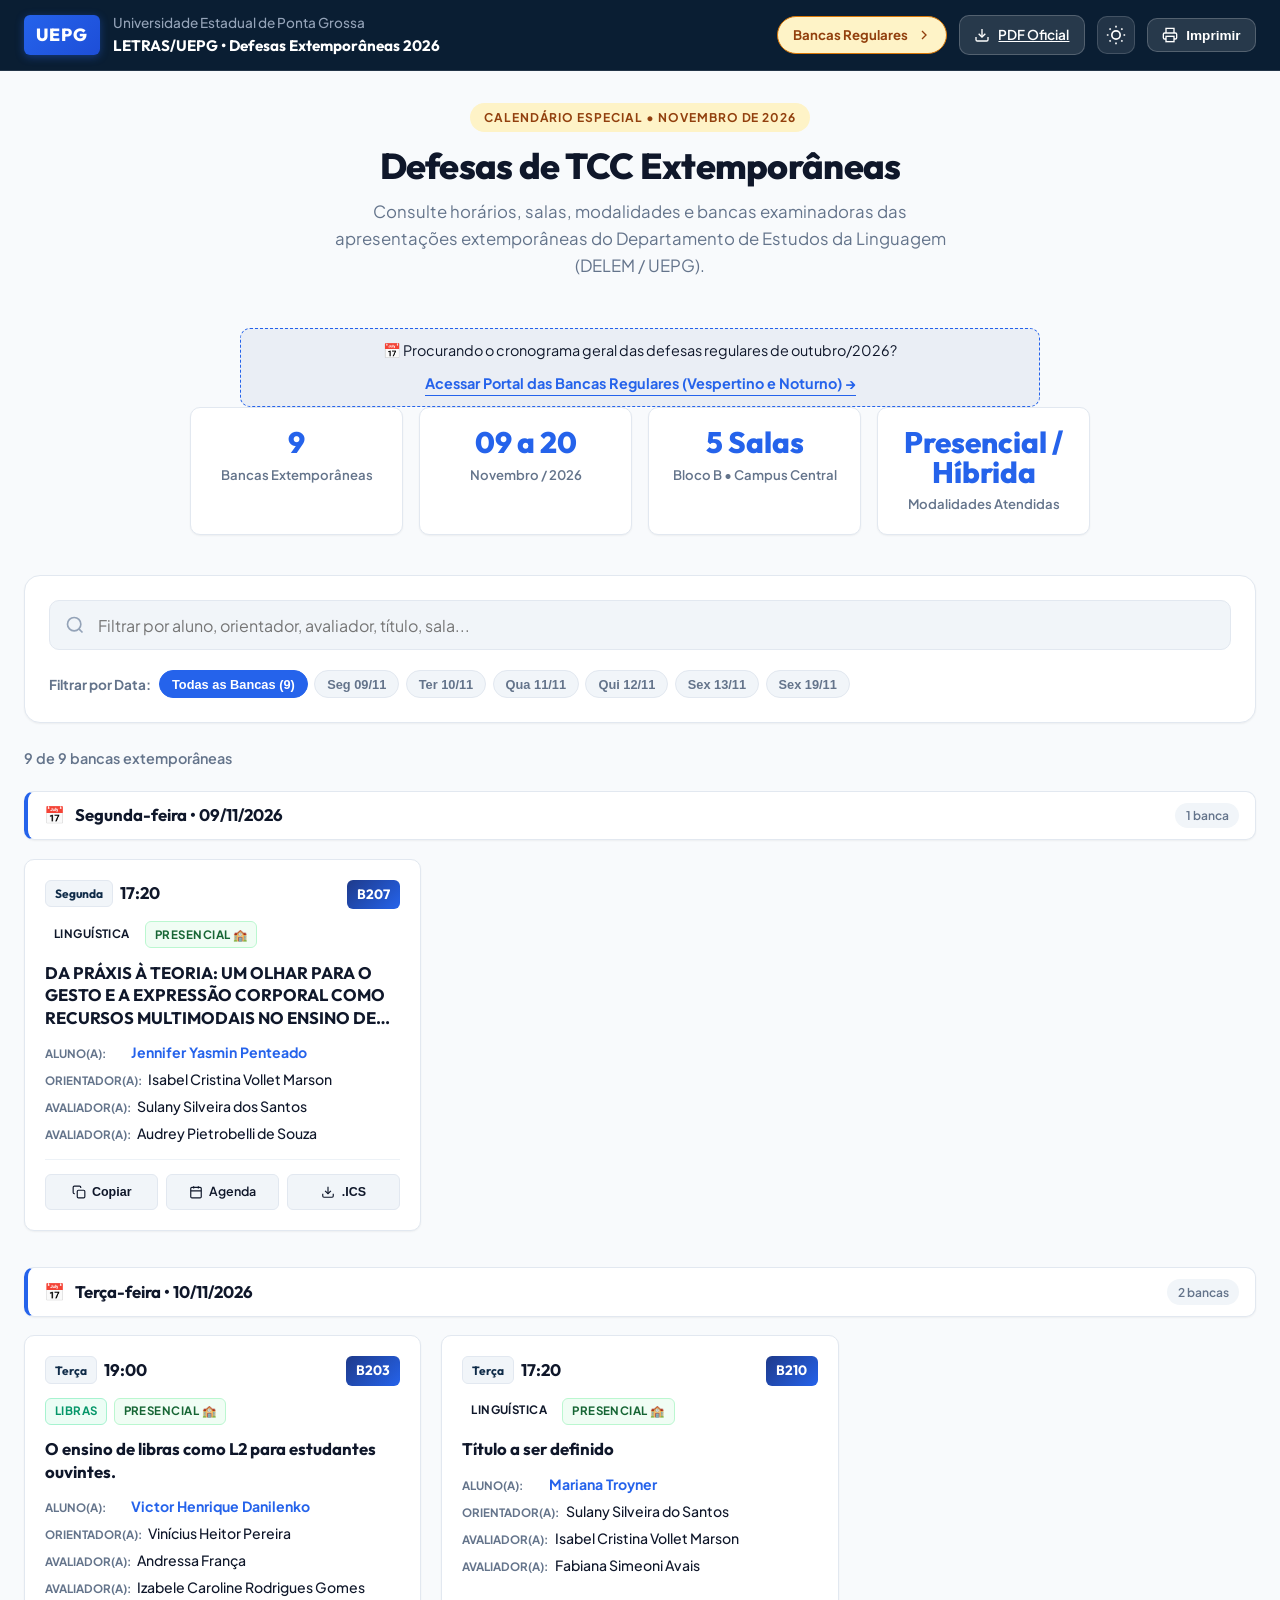
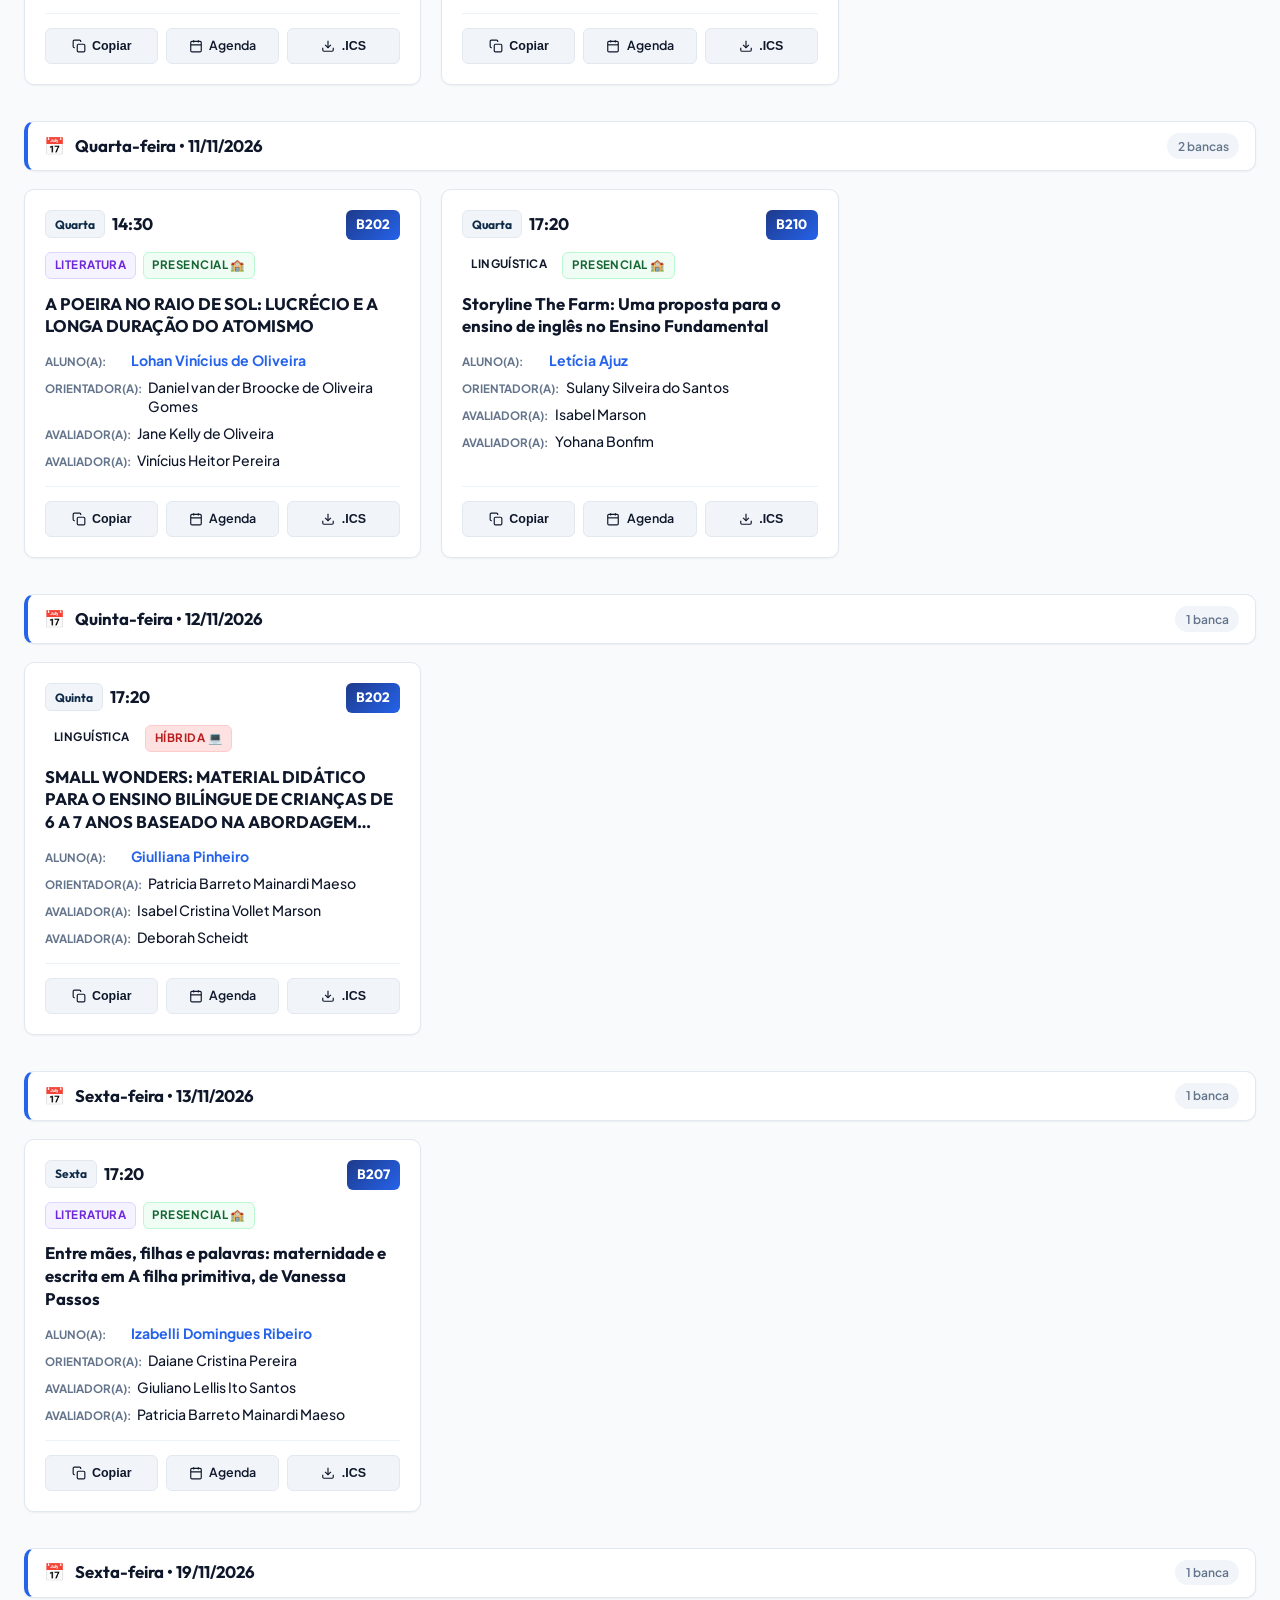
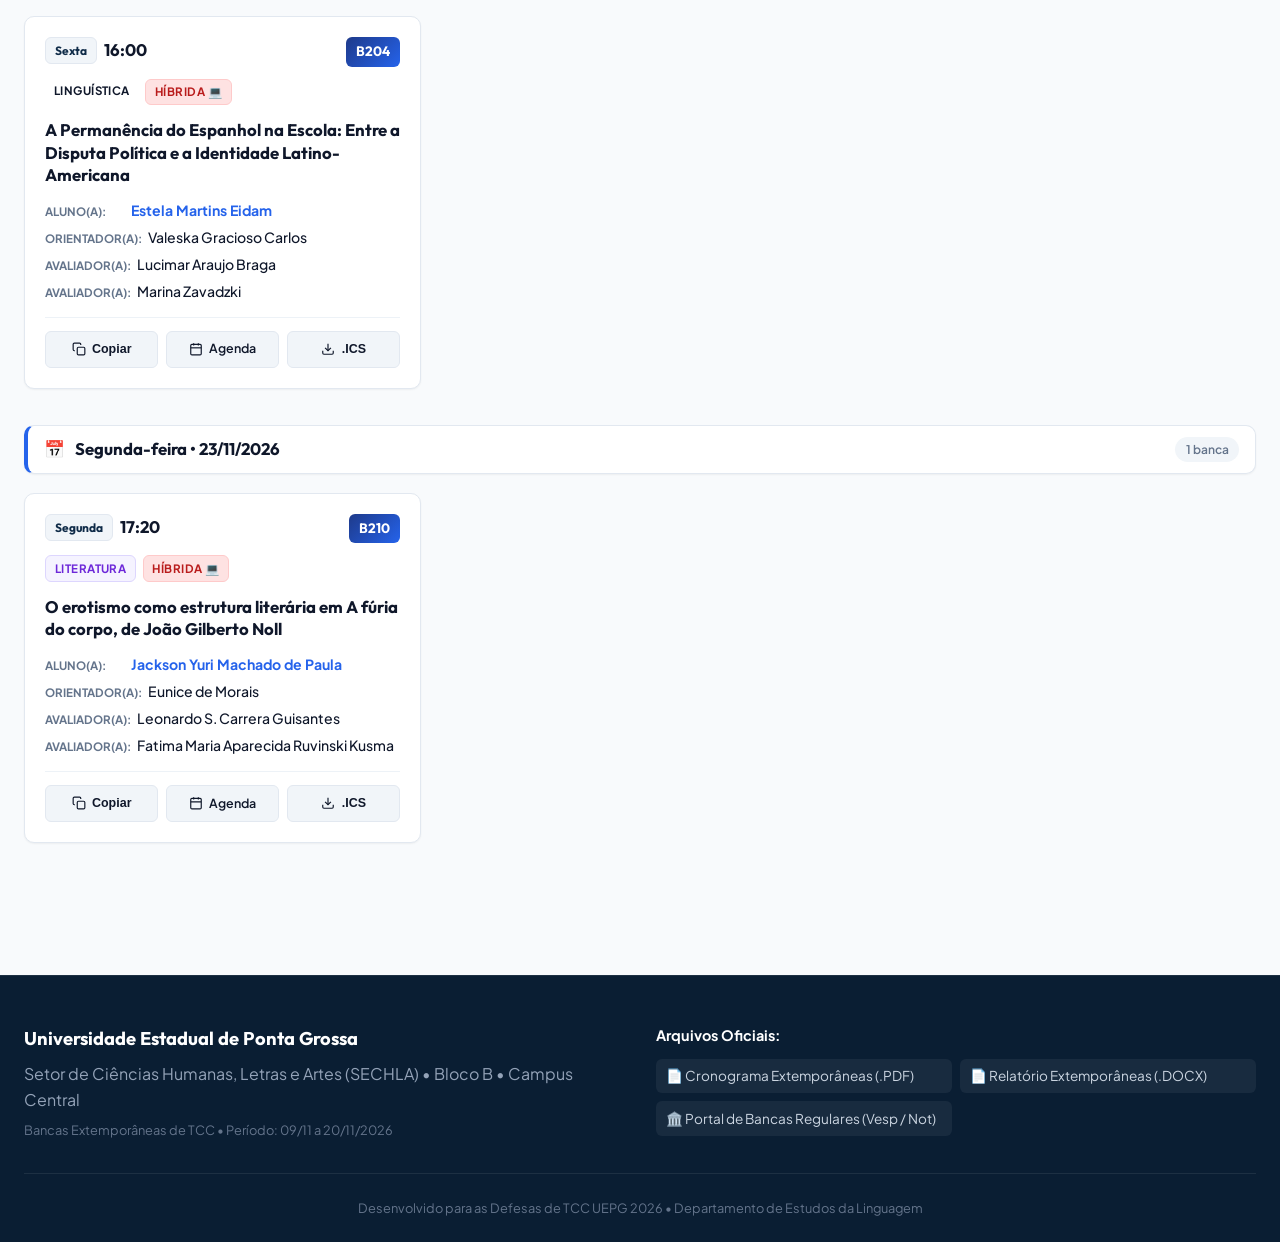
<file: index.html>
<!DOCTYPE html>
<html lang="pt-BR">

<head>
  <meta charset="UTF-8">
  <meta name="viewport" content="width=device-width, initial-scale=1.0">
  <title>DEFESAS EXTEMPORÂNEAS DE TCC - 2026 • LETRAS UEPG</title>
  <meta name="description"
    content="Portal de consulta das bancas extemporâneas, horários e salas das defesas de TCC 2026 do Departamento de Estudos da Linguagem (DELEM) da UEPG.">
  <meta name="theme-color" content="#0f2b48">

  <!-- Google Fonts -->
  <link rel="preconnect" href="https://fonts.googleapis.com">
  <link rel="preconnect" href="https://fonts.gstatic.com" crossorigin>
  <link
    href="https://fonts.googleapis.com/css2?family=Outfit:wght@500;600;700;800&family=Plus+Jakarta+Sans:wght@400;500;600;700&display=swap"
    rel="stylesheet">

  <link rel="stylesheet" href="style.css">
</head>

<body>
  <!-- Header Institucional -->
  <header class="top-nav">
    <div class="nav-container">
      <div class="brand-group">
        <div class="brand-badge">UEPG</div>
        <div class="brand-text">
          <span class="univ-name">Universidade Estadual de Ponta Grossa</span>
          <span class="dept-name">LETRAS/UEPG • Defesas Extemporâneas 2026</span>
        </div>
      </div>
      <div class="nav-actions">
        <a href="./regulares/index.html" class="btn-portal-link"
          title="Acessar cronograma das defesas regulares de outubro/2026">
          <span>Bancas Regulares</span>
          <svg viewBox="0 0 24 24" width="16" height="16" fill="none" stroke="currentColor" stroke-width="2">
            <polyline points="9 18 15 12 9 6"></polyline>
          </svg>
        </a>
        <a href="Cronograma_TCC_EXTEMPORANEAS_2026.pdf" download class="btn-secondary"
          title="Baixar PDF do Cronograma Extemporâneo">
          <svg viewBox="0 0 24 24" width="16" height="16" fill="none" stroke="currentColor" stroke-width="2">
            <path d="M21 15v4a2 2 0 0 1-2 2H5a2 2 0 0 1-2-2v-4" />
            <polyline points="7 10 12 15 17 10" />
            <line x1="12" y1="15" x2="12" y2="3" />
          </svg>
          <span>PDF Oficial</span>
        </a>
        <button id="themeToggle" class="btn-icon" title="Alternar tema claro/escuro" aria-label="Alternar tema">
          <svg class="sun-icon" viewBox="0 0 24 24" width="20" height="20" fill="none" stroke="currentColor"
            stroke-width="2">
            <circle cx="12" cy="12" r="5" />
            <path
              d="M12 1v2M12 21v2M4.22 4.22l1.42 1.42M18.36 18.36l1.42 1.42M1 12h2M21 12h2M4.22 19.78l1.42-1.42M18.36 5.64l1.42-1.42" />
          </svg>
          <svg class="moon-icon" viewBox="0 0 24 24" width="20" height="20" fill="none" stroke="currentColor"
            stroke-width="2">
            <path d="M21 12.79A9 9 0 1 1 11.21 3 7 7 0 0 0 21 12.79z" />
          </svg>
        </button>
        <button id="printBtn" class="btn-secondary" title="Imprimir cronograma">
          <svg viewBox="0 0 24 24" width="16" height="16" fill="none" stroke="currentColor" stroke-width="2">
            <polyline points="6 9 6 2 18 2 18 9" />
            <path d="M6 18H4a2 2 0 0 1-2-2v-5a2 2 0 0 1 2-2h16a2 2 0 0 1 2 2v5a2 2 0 0 1-2 2h-2" />
            <rect x="6" y="14" width="12" height="8" />
          </svg>
          <span>Imprimir</span>
        </button>
      </div>
    </div>
  </header>

  <!-- Hero Section & Stats -->
  <main class="main-content">
    <section class="hero-section">
      <div class="hero-tag">Calendário Especial • Novembro de 2026</div>
      <h1 class="hero-title">Defesas de TCC Extemporâneas</h1>
      <p class="hero-desc">Consulte horários, salas, modalidades e bancas examinadoras das apresentações extemporâneas
        do Departamento de Estudos da Linguagem (DELEM / UEPG).
      </p>

      <div class="banner-highlight">
        <span>📅 Procurando o cronograma geral das defesas regulares de outubro/2026?</span>
        <a href="./regulares/index.html" class="banner-link">Acessar Portal das Bancas Regulares (Vespertino e Noturno)
          →</a>
      </div>

      <!-- Métricas em destaque -->
      <div class="stats-grid">
        <div class="stat-card">
          <div class="stat-value">9</div>
          <div class="stat-label">Bancas Extemporâneas</div>
        </div>
        <div class="stat-card">
          <div class="stat-value">09 a 20</div>
          <div class="stat-label">Novembro / 2026</div>
        </div>
        <div class="stat-card">
          <div class="stat-value">5 Salas</div>
          <div class="stat-label">Bloco B • Campus Central</div>
        </div>
        <div class="stat-card">
          <div class="stat-value">Presencial / Híbrida</div>
          <div class="stat-label">Modalidades Atendidas</div>
        </div>
      </div>
    </section>

    <!-- Controles de Busca e Filtros por Dia -->
    <section class="controls-panel">
      <!-- Barra de Busca Rápida -->
      <div class="search-box">
        <svg class="search-icon" viewBox="0 0 24 24" width="20" height="20" fill="none" stroke="currentColor"
          stroke-width="2">
          <circle cx="11" cy="11" r="8" />
          <line x1="21" y1="21" x2="16.65" y2="16.65" />
        </svg>
        <input type="text" id="searchInput" placeholder="Filtrar por aluno, orientador, avaliador, título, sala..."
          autocomplete="off">
        <button id="clearSearch" class="btn-clear" title="Limpar busca" style="display: none;">&times;</button>
      </div>

      <!-- Filtro Rápido por Dia (Chips) -->
      <div class="filter-row">
        <div class="filter-group">
          <span class="filter-title">Filtrar por Data:</span>
          <div class="chip-container" id="dayFilter">
            <button class="chip active" data-filter="dia" data-value="all">Todas as Bancas (9)</button>
            <button class="chip" data-filter="dia" data-value="2026-11-09">Seg 09/11</button>
            <button class="chip" data-filter="dia" data-value="2026-11-10">Ter 10/11</button>
            <button class="chip" data-filter="dia" data-value="2026-11-11">Qua 11/11</button>
            <button class="chip" data-filter="dia" data-value="2026-11-12">Qui 12/11</button>
            <button class="chip" data-filter="dia" data-value="2026-11-13">Sex 13/11</button>
            <button class="chip" data-filter="dia" data-value="2026-11-19">Sex 19/11</button>
          </div>
        </div>
      </div>
    </section>

    <!-- Indicador de Resultados -->
    <div class="results-bar">
      <span id="resultsCount">Carregando bancas extemporâneas...</span>
      <button id="resetFilters" class="btn-text" style="display: none;">Limpar filtros</button>
    </div>

    <!-- Lista de Bancas Agrupadas por Data -->
    <div id="bancasContainer">
      <!-- Renderizado dinamicamente via extemporaneas_app.js -->
    </div>

    <!-- Toast Notification -->
    <div id="toast" class="toast" role="alert" aria-live="assertive"></div>
  </main>

  <!-- Rodapé Institucional -->
  <footer class="main-footer">
    <div class="footer-container">
      <div class="footer-info">
        <h3>Universidade Estadual de Ponta Grossa</h3>
        <p>Setor de Ciências Humanas, Letras e Artes (SECHLA) • Bloco B • Campus Central</p>
        <p class="footer-small">Bancas Extemporâneas de TCC • Período: 09/11 a 20/11/2026</p>
      </div>
      <div class="footer-downloads">
        <span class="download-title">Arquivos Oficiais:</span>
        <div class="download-links">
          <a href="Cronograma_TCC_EXTEMPORANEAS_2026.pdf" download class="file-link">📄 Cronograma Extemporâneas
            (.PDF)</a>
          <a href="Relatorio_EXTEMPORANEAS.docx" download class="file-link">📄 Relatório Extemporâneas (.DOCX)</a>
          <a href="./regulares/index.html" class="file-link">🏛️ Portal de Bancas Regulares (Vesp / Not)</a>
        </div>
      </div>
    </div>
    <div class="footer-bottom">
      <p>Desenvolvido para as Defesas de TCC UEPG 2026 • Departamento de Estudos da Linguagem</p>
    </div>
  </footer>

  <!-- Carregamento dos dados -->
  <script src="extemporaneas_data.js"></script>
  <script src="extemporaneas_app.js"></script>
</body>

</html>
</file>
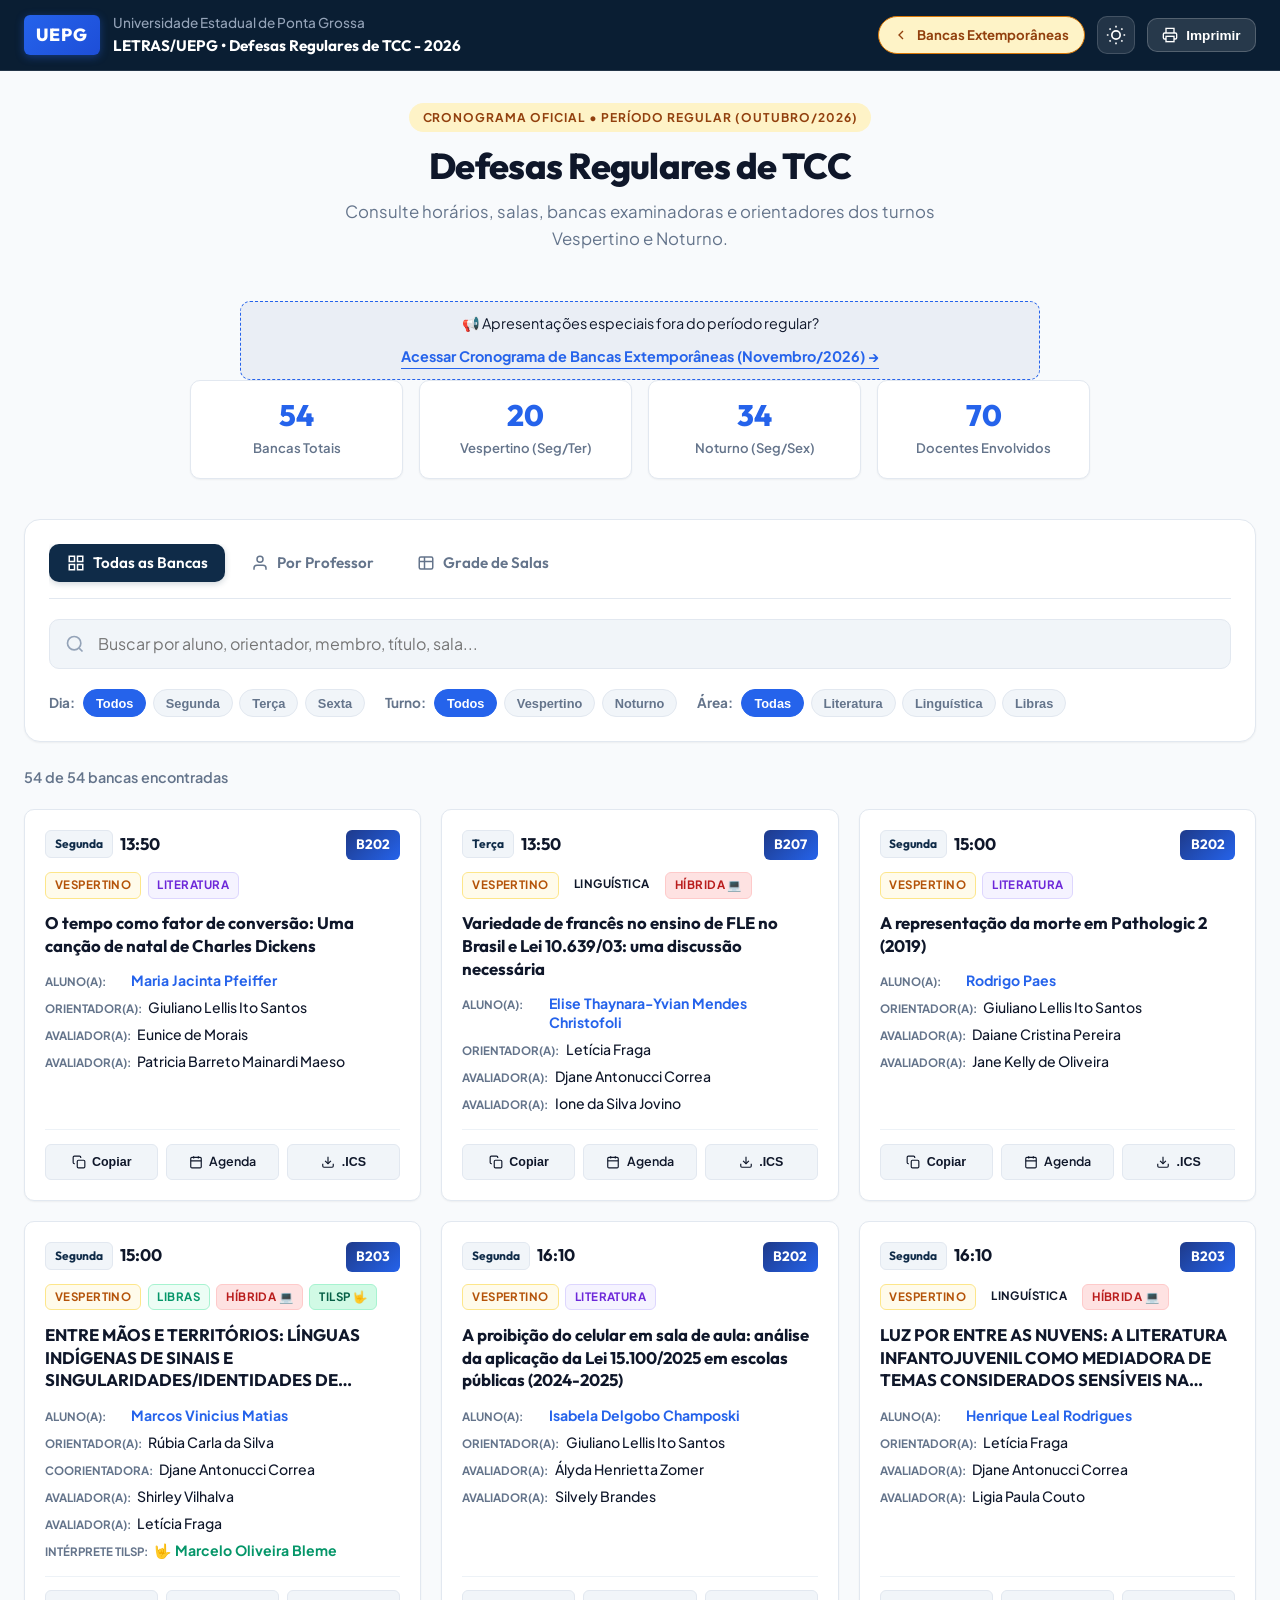
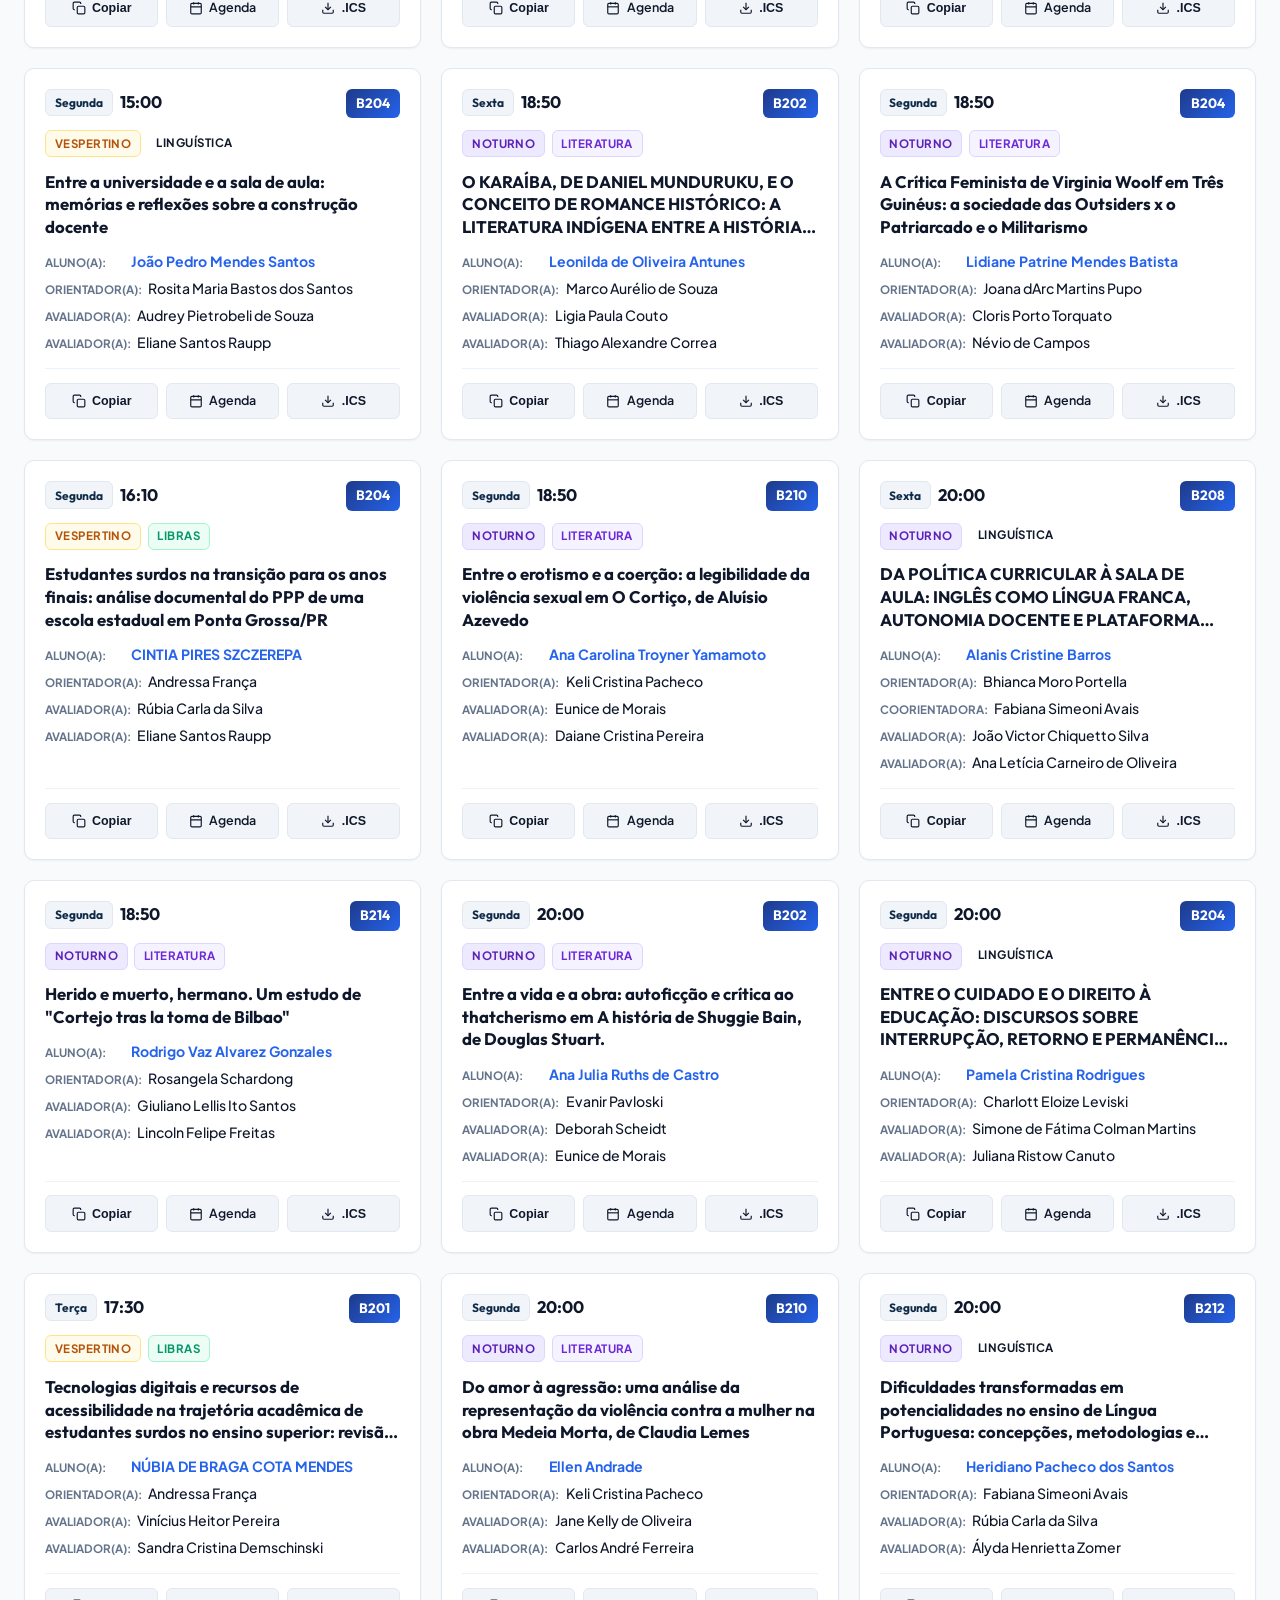
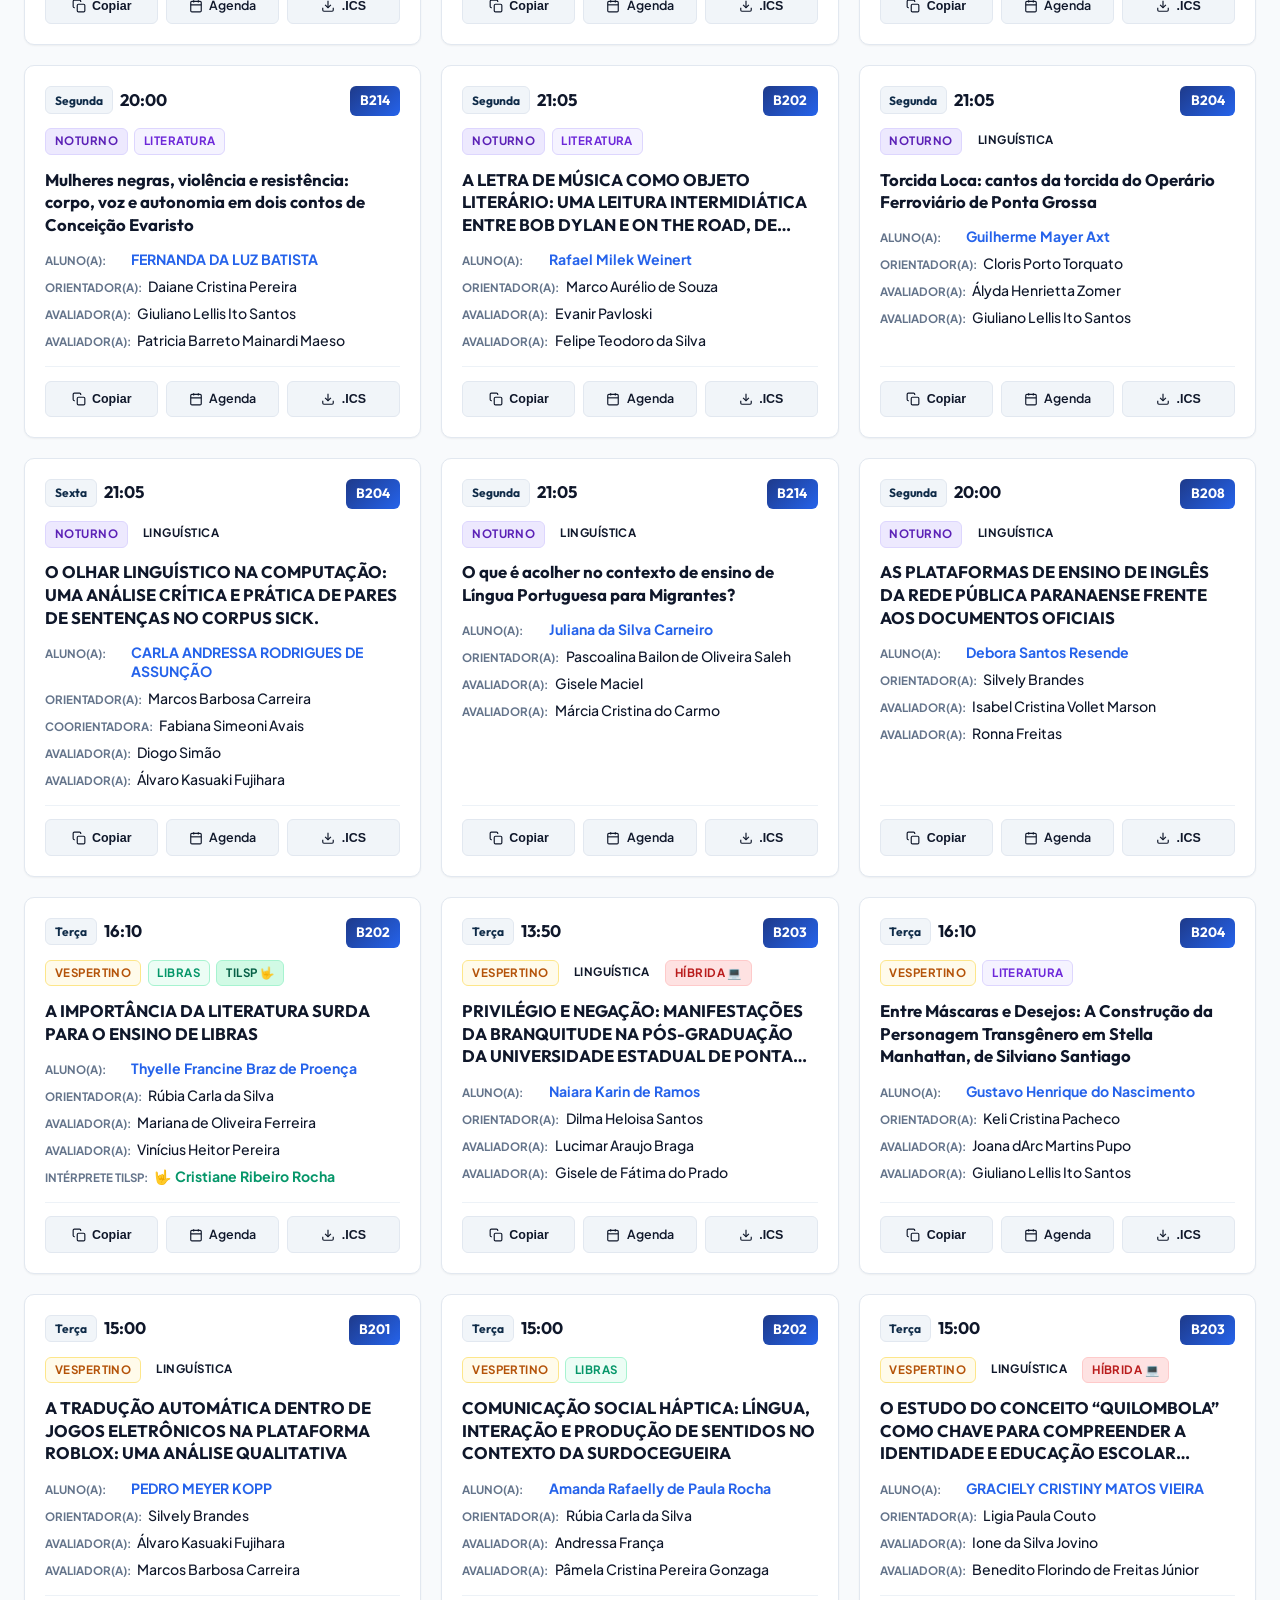
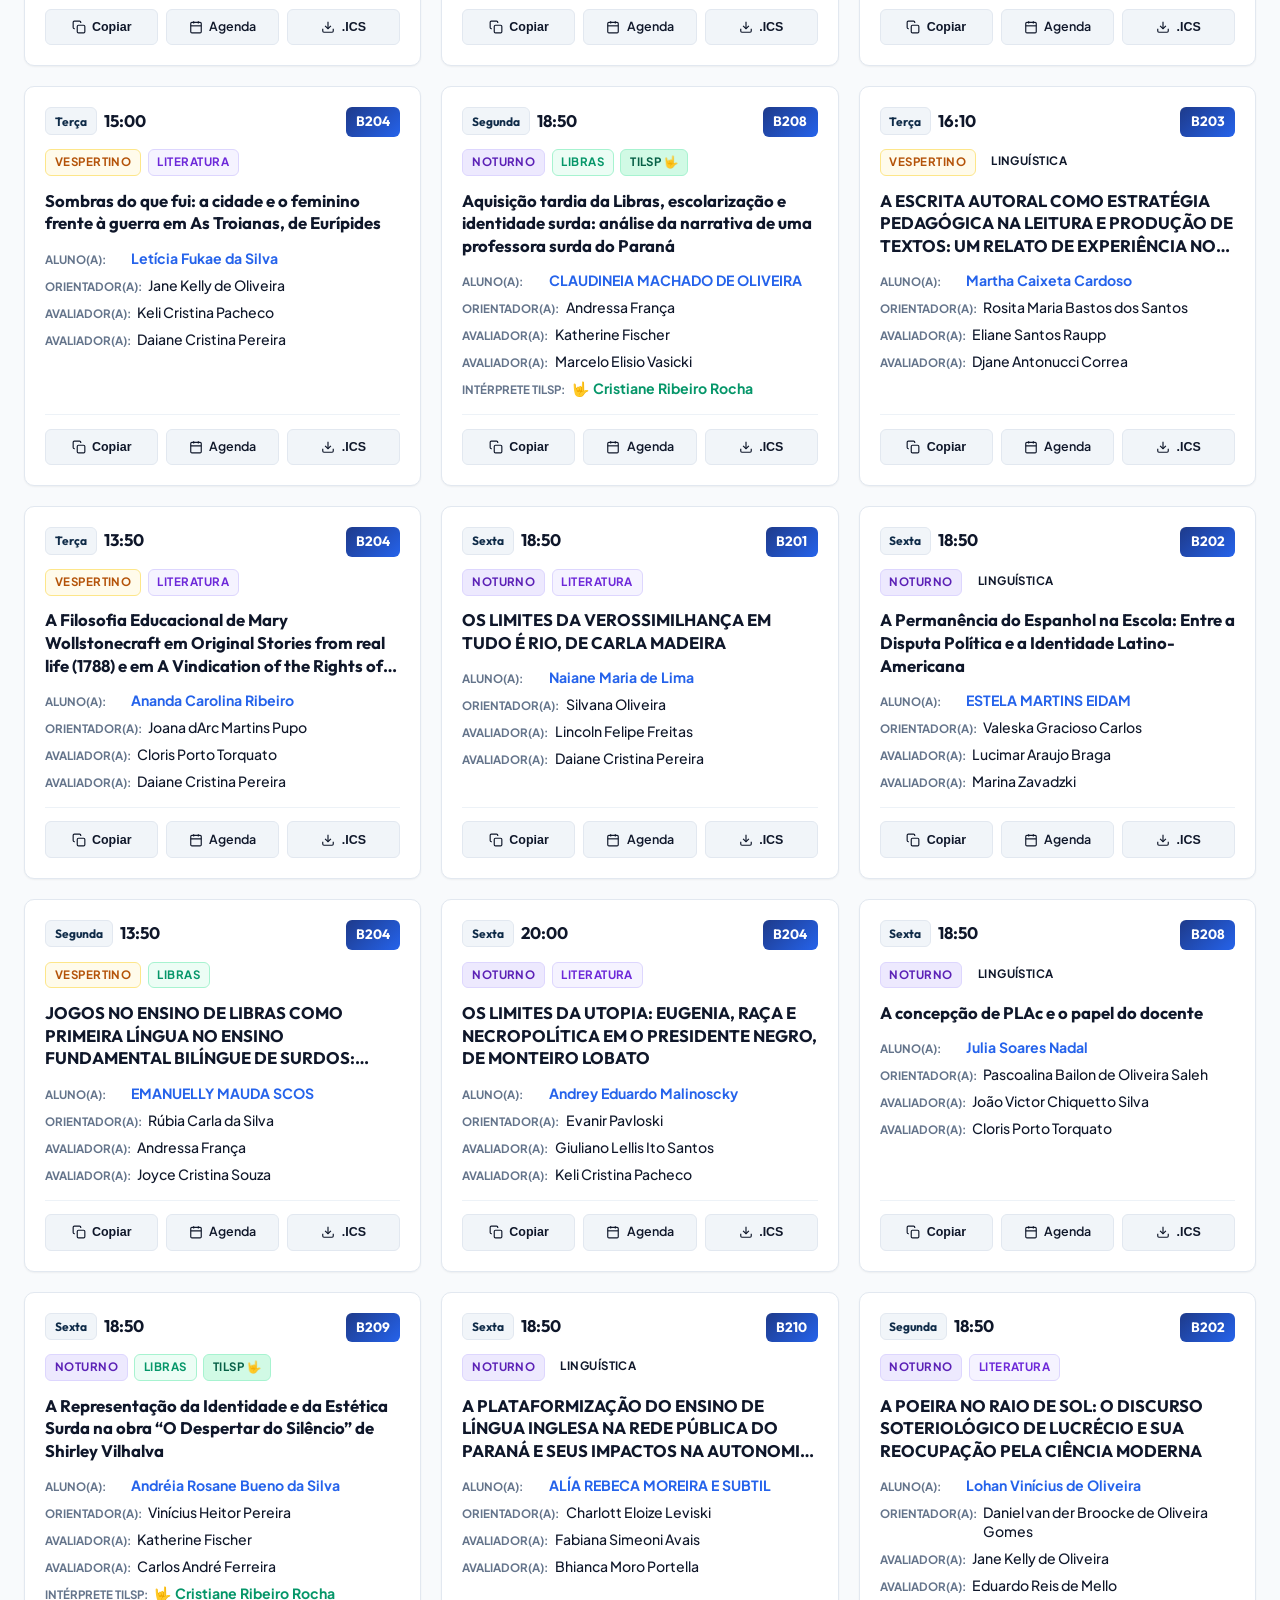
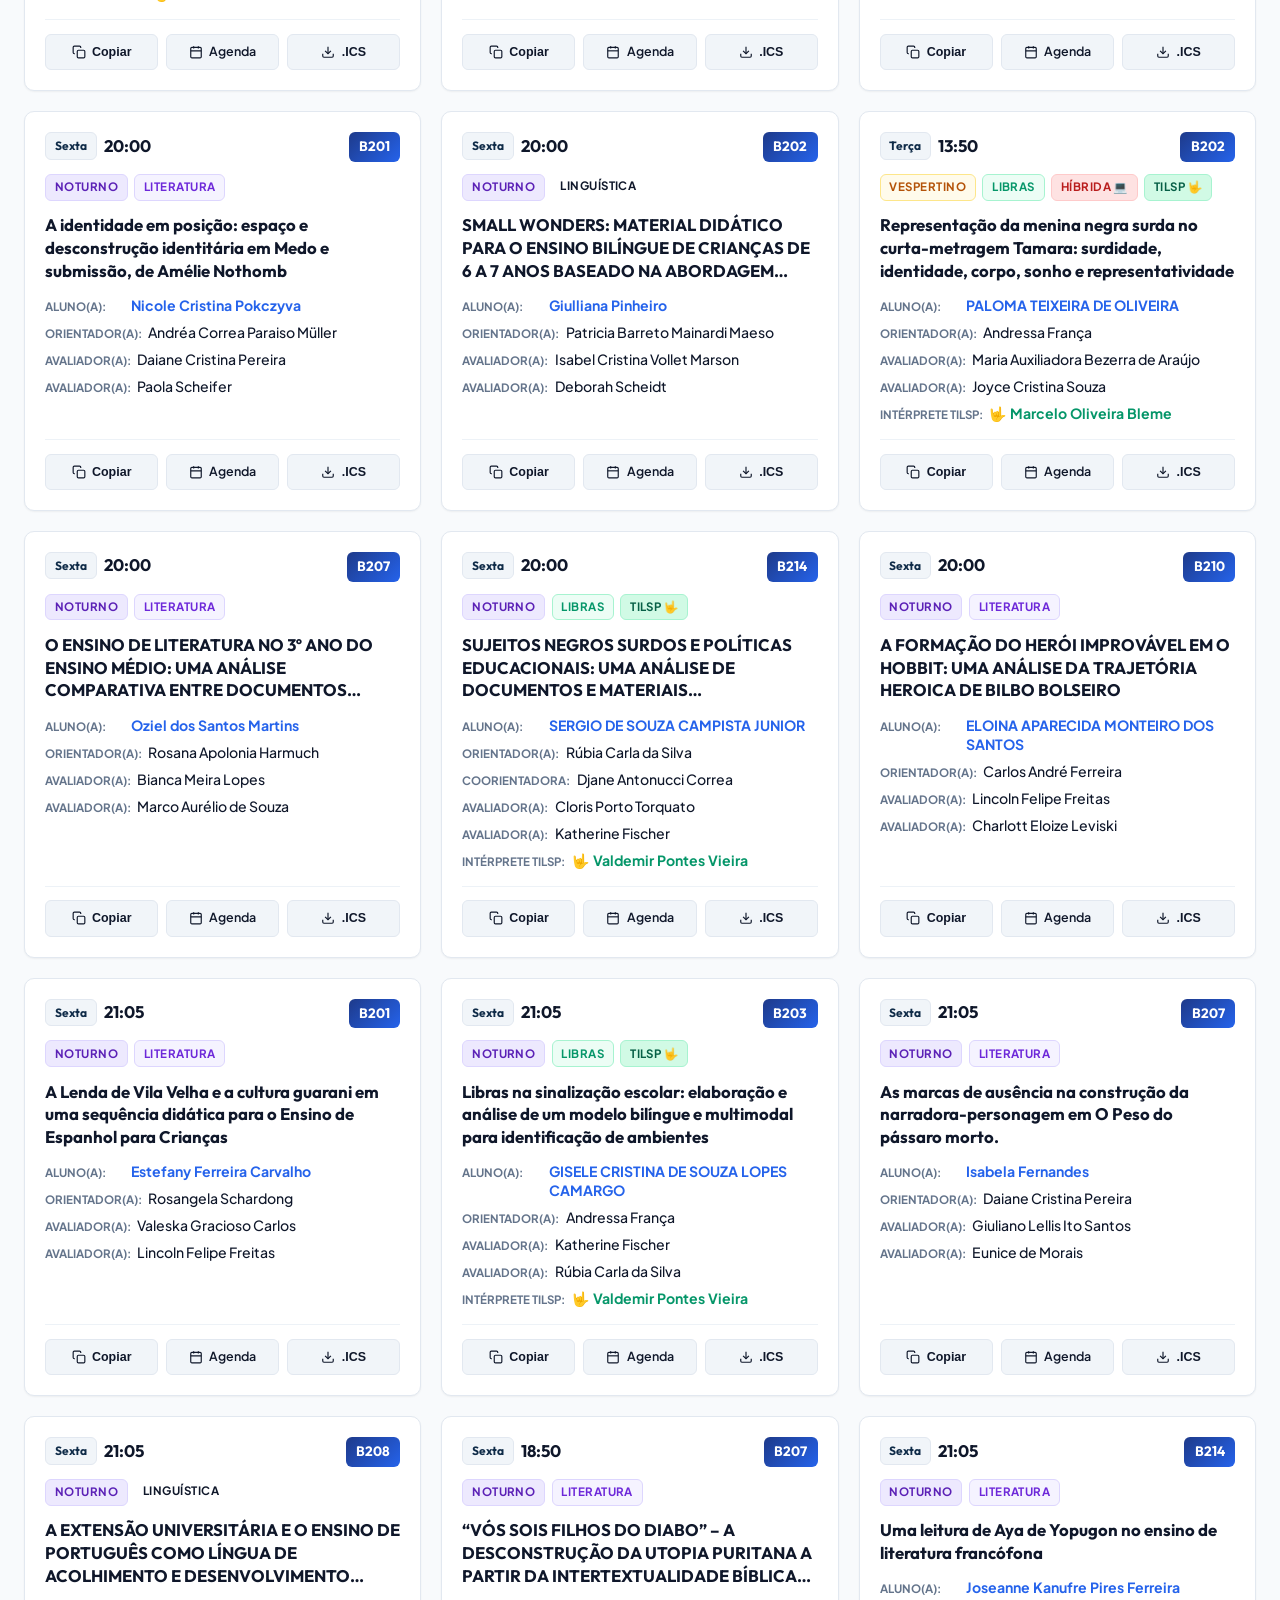
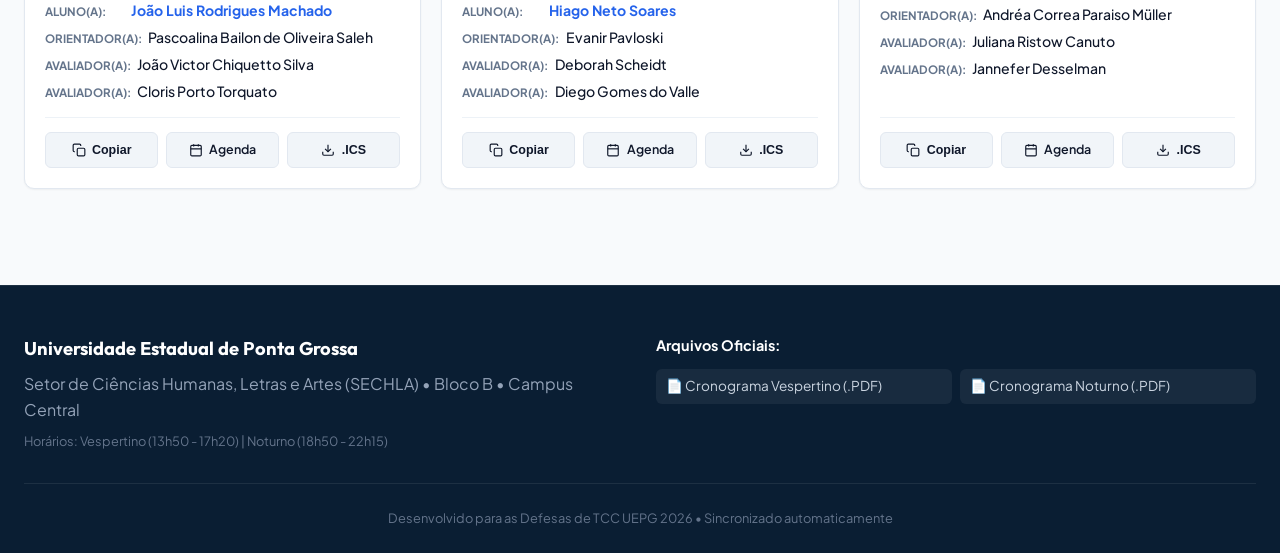
<file: regulares/index.html>
<!DOCTYPE html>
<html lang="pt-BR">

<head>
  <meta charset="UTF-8">
  <meta name="viewport" content="width=device-width, initial-scale=1.0">
  <title>DEFESAS REGULARES DE TCC - 2026 • LETRAS UEPG</title>
  <meta name="description"
    content="Portal de consulta de bancas, horários e salas das defesas de TCC 2026 do Departamento de Estudos da Linguagem (DELEM) da UEPG.">
  <meta name="theme-color" content="#0f2b48">

  <!-- Google Fonts -->
  <link rel="preconnect" href="https://fonts.googleapis.com">
  <link rel="preconnect" href="https://fonts.gstatic.com" crossorigin>
  <link
    href="https://fonts.googleapis.com/css2?family=Outfit:wght@500;600;700;800&family=Plus+Jakarta+Sans:wght@400;500;600;700&display=swap"
    rel="stylesheet">

  <link rel="stylesheet" href="../style.css">
</head>

<body>
  <!-- Header Institucional -->
  <header class="top-nav">
    <div class="nav-container">
      <div class="brand-group">
        <div class="brand-badge">UEPG</div>
        <div class="brand-text">
          <span class="univ-name">Universidade Estadual de Ponta Grossa</span>
          <span class="dept-name">LETRAS/UEPG • Defesas Regulares de TCC - 2026</span>
        </div>
      </div>
      <div class="nav-actions">
        <a href="../index.html" class="btn-portal-link" title="Ver defesas extemporâneas (Novembro/2026)">
          <svg viewBox="0 0 24 24" width="16" height="16" fill="none" stroke="currentColor" stroke-width="2">
            <polyline points="15 18 9 12 15 6"></polyline>
          </svg>
          <span>Bancas Extemporâneas</span>
        </a>
        <button id="themeToggle" class="btn-icon" title="Alternar tema claro/escuro" aria-label="Alternar tema">
          <svg class="sun-icon" viewBox="0 0 24 24" width="20" height="20" fill="none" stroke="currentColor"
            stroke-width="2">
            <circle cx="12" cy="12" r="5" />
            <path
              d="M12 1v2M12 21v2M4.22 4.22l1.42 1.42M18.36 18.36l1.42 1.42M1 12h2M21 12h2M4.22 19.78l1.42-1.42M18.36 5.64l1.42-1.42" />
          </svg>
          <svg class="moon-icon" viewBox="0 0 24 24" width="20" height="20" fill="none" stroke="currentColor"
            stroke-width="2">
            <path d="M21 12.79A9 9 0 1 1 11.21 3 7 7 0 0 0 21 12.79z" />
          </svg>
        </button>
        <button id="printBtn" class="btn-secondary" title="Imprimir cronograma">
          <svg viewBox="0 0 24 24" width="16" height="16" fill="none" stroke="currentColor" stroke-width="2">
            <polyline points="6 9 6 2 18 2 18 9" />
            <path d="M6 18H4a2 2 0 0 1-2-2v-5a2 2 0 0 1 2-2h16a2 2 0 0 1 2 2v5a2 2 0 0 1-2 2h-2" />
            <rect x="6" y="14" width="12" height="8" />
          </svg>
          <span>Imprimir</span>
        </button>
      </div>
    </div>
  </header>

  <!-- Hero Section & Stats -->
  <main class="main-content">
    <section class="hero-section">
      <div class="hero-tag">Cronograma Oficial • Período Regular (Outubro/2026)</div>
      <h1 class="hero-title">Defesas Regulares de TCC</h1>
      <p class="hero-desc">Consulte horários, salas, bancas examinadoras e orientadores dos turnos Vespertino e Noturno.
      </p>

      <div class="banner-highlight">
        <span>📢 Apresentações especiais fora do período regular?</span>
        <a href="../index.html" class="banner-link">Acessar Cronograma de Bancas Extemporâneas (Novembro/2026) →</a>
      </div>

      <!-- Métricas em destaque -->
      <div class="stats-grid">
        <div class="stat-card">
          <div class="stat-value" id="statTotalBancas">--</div>
          <div class="stat-label">Bancas Totais</div>
        </div>
        <div class="stat-card">
          <div class="stat-value" id="statVespBancas">--</div>
          <div class="stat-label">Vespertino (Seg/Ter)</div>
        </div>
        <div class="stat-card">
          <div class="stat-value" id="statNotBancas">--</div>
          <div class="stat-label">Noturno (Seg/Sex)</div>
        </div>
        <div class="stat-card">
          <div class="stat-value" id="statProfs">--</div>
          <div class="stat-label">Docentes Envolvidos</div>
        </div>
      </div>
    </section>

    <!-- Controles de Visualização e Busca -->
    <section class="controls-panel">
      <!-- Seletor de Modo de Visualização -->
      <div class="view-tabs" role="tablist">
        <button class="tab-btn active" data-view="cards" id="tabCards" role="tab" aria-selected="true">
          <svg viewBox="0 0 24 24" width="18" height="18" fill="none" stroke="currentColor" stroke-width="2">
            <rect x="3" y="3" width="7" height="7" />
            <rect x="14" y="3" width="7" height="7" />
            <rect x="14" y="14" width="7" height="7" />
            <rect x="3" y="14" width="7" height="7" />
          </svg>
          <span>Todas as Bancas</span>
        </button>
        <button class="tab-btn" data-view="professor" id="tabProfessor" role="tab" aria-selected="false">
          <svg viewBox="0 0 24 24" width="18" height="18" fill="none" stroke="currentColor" stroke-width="2">
            <path d="M20 21v-2a4 4 0 0 0-4-4H8a4 4 0 0 0-4 4v2" />
            <circle cx="12" cy="7" r="4" />
          </svg>
          <span>Por Professor</span>
        </button>
        <button class="tab-btn" data-view="salas" id="tabSalas" role="tab" aria-selected="false">
          <svg viewBox="0 0 24 24" width="18" height="18" fill="none" stroke="currentColor" stroke-width="2">
            <rect x="3" y="4" width="18" height="16" rx="2" />
            <line x1="3" y1="10" x2="21" y2="10" />
            <line x1="10" y1="4" x2="10" y2="20" />
          </svg>
          <span>Grade de Salas</span>
        </button>
      </div>

      <!-- Barra de Busca -->
      <div class="search-box">
        <svg class="search-icon" viewBox="0 0 24 24" width="20" height="20" fill="none" stroke="currentColor"
          stroke-width="2">
          <circle cx="11" cy="11" r="8" />
          <line x1="21" y1="21" x2="16.65" y2="16.65" />
        </svg>
        <input type="text" id="searchInput" placeholder="Buscar por aluno, orientador, membro, título, sala..."
          autocomplete="off">
        <button id="clearSearch" class="btn-clear" title="Limpar busca" style="display: none;">&times;</button>
      </div>

      <!-- Filtros Rápidos (Chips) -->
      <div class="filter-row">
        <div class="filter-group">
          <span class="filter-title">Dia:</span>
          <div class="chip-container" id="dayFilter">
            <button class="chip active" data-filter="dia" data-value="all">Todos</button>
            <button class="chip" data-filter="dia" data-value="Segunda">Segunda</button>
            <button class="chip" data-filter="dia" data-value="Terça">Terça</button>
            <button class="chip" data-filter="dia" data-value="Sexta">Sexta</button>
          </div>
        </div>

        <div class="filter-group">
          <span class="filter-title">Turno:</span>
          <div class="chip-container" id="turnoFilter">
            <button class="chip active" data-filter="turno" data-value="all">Todos</button>
            <button class="chip" data-filter="turno" data-value="VESPERTINO">Vespertino</button>
            <button class="chip" data-filter="turno" data-value="NOTURNO">Noturno</button>
          </div>
        </div>

        <div class="filter-group">
          <span class="filter-title">Área:</span>
          <div class="chip-container" id="areaFilter">
            <button class="chip active" data-filter="area" data-value="all">Todas</button>
            <button class="chip" data-filter="area" data-value="LITERATURA">Literatura</button>
            <button class="chip" data-filter="area" data-value="LINGUÍSTICA">Linguística</button>
            <button class="chip" data-filter="area" data-value="LIBRAS">Libras</button>
          </div>
        </div>
      </div>
    </section>

    <!-- Indicador de Resultados -->
    <div class="results-bar">
      <span id="resultsCount">Carregando bancas...</span>
      <button id="resetFilters" class="btn-text" style="display: none;">Limpar filtros</button>
    </div>

    <!-- VIEW 1: Cards Grid -->
    <section id="viewCards" class="view-panel active">
      <div class="cards-grid" id="bancasContainer">
        <!-- Renderizado dinamicamente via app.js -->
      </div>
    </section>

    <!-- VIEW 2: Por Professor -->
    <section id="viewProfessor" class="view-panel">
      <div class="professor-selector-card">
        <label for="profSelect" class="form-label">Selecione o Docente para ver sua agenda completa:</label>
        <div class="select-wrapper">
          <select id="profSelect">
            <option value="">-- Escolha um Professor --</option>
          </select>
        </div>
        <div id="profSummary" class="prof-summary" style="display: none;">
          <!-- Resumo do professor -->
        </div>
      </div>
      <div id="profBancasContainer" class="cards-grid">
        <div class="empty-state">
          <svg viewBox="0 0 24 24" width="48" height="48" fill="none" stroke="currentColor" stroke-width="1.5">
            <path d="M20 21v-2a4 4 0 0 0-4-4H8a4 4 0 0 0-4 4v2" />
            <circle cx="12" cy="7" r="4" />
          </svg>
          <h3>Selecione um professor acima</h3>
          <p>Você verá a linha do tempo com todas as bancas em que ele atua como orientador ou membro.</p>
        </div>
      </div>
    </section>

    <!-- VIEW 3: Grade de Salas -->
    <section id="viewSalas" class="view-panel">
      <div class="salas-day-selector">
        <button class="day-tab-btn active" data-salas-day="Segunda">Segunda-feira</button>
        <button class="day-tab-btn" data-salas-day="Terça">Terça-feira (Vesp)</button>
        <button class="day-tab-btn" data-salas-day="Sexta">Sexta-feira (Not)</button>
      </div>
      <div class="table-responsive">
        <table class="grid-table" id="salasGridTable">
          <!-- Renderizado via app.js -->
        </table>
      </div>
    </section>

    <!-- Toast Notification -->
    <div id="toast" class="toast" role="alert" aria-live="assertive"></div>
  </main>

  <!-- Rodapé Institucional -->
  <footer class="main-footer">
    <div class="footer-container">
      <div class="footer-info">
        <h3>Universidade Estadual de Ponta Grossa</h3>
        <p>Setor de Ciências Humanas, Letras e Artes (SECHLA) • Bloco B • Campus Central</p>
        <p class="footer-small">Horários: Vespertino (13h50 - 17h20) | Noturno (18h50 - 22h15)</p>
      </div>
      <div class="footer-downloads">
        <span class="download-title">Arquivos Oficiais:</span>
        <div class="download-links">
          <a href="../Cronograma_TCC_VESPERTINO_2026.pdf" download class="file-link">📄 Cronograma Vespertino (.PDF)</a>
          <a href="../Cronograma_TCC_NOTURNO_2026.pdf" download class="file-link">📄 Cronograma Noturno (.PDF)</a>
        </div>
      </div>
    </div>
    <div class="footer-bottom">
      <p>Desenvolvido para as Defesas de TCC UEPG 2026 • Sincronizado automaticamente</p>
    </div>
  </footer>

  <!-- Carregamento dos dados -->
  <script src="bancas_data.js"></script>
  <script src="app.js"></script>
</body>

</html>
</file>
<file: style.css>
/* ==========================================================================
   PORTAL DE DEFESAS DE TCC 2026 - UEPG DELEM
   Design System & Styling
   ========================================================================== */

:root {
  /* Color Tokens - Light Mode (Default) */
  --bg-primary: #f8fafc;
  --bg-surface: #ffffff;
  --bg-card: #ffffff;
  --bg-card-hover: #f1f5f9;
  --bg-subtle: #f1f5f9;
  
  --text-main: #0f172a;
  --text-muted: #64748b;
  --text-light: #94a3b8;
  
  --border-color: #e2e8f0;
  --border-subtle: #edf2f7;
  
  /* Brand UEPG Colors */
  --uepg-navy: #0f2b48;
  --uepg-navy-dark: #0a1e33;
  --uepg-blue: #1e3a8a;
  --uepg-blue-accent: #2563eb;
  --uepg-gold: #d97706;
  --uepg-gold-light: #fef3c7;
  --uepg-gold-text: #92400e;
  
  /* Area Tags */
  --area-lit-bg: #f5f3ff;
  --area-lit-text: #6d28d9;
  --area-lit-border: #ddd6fe;

  --area-ling-bg: #f0f9ff;
  --area-ling-text: #0284c7;
  --area-ling-border: #bae6fd;

  --area-libras-bg: #ecfdf5;
  --area-libras-text: #059669;
  --area-libras-border: #a7f3d0;

  /* Turno Tags */
  --vesp-bg: #fffbeb;
  --vesp-text: #b45309;
  --vesp-border: #fde68a;

  --not-bg: #ede9fe;
  --not-text: #5b21b6;
  --not-border: #ddd6fe;

  /* Typography */
  --font-heading: 'Outfit', sans-serif;
  --font-body: 'Plus Jakarta Sans', system-ui, -apple-system, sans-serif;

  /* Shadows */
  --shadow-sm: 0 1px 2px 0 rgba(0, 0, 0, 0.05);
  --shadow-md: 0 4px 6px -1px rgba(0, 0, 0, 0.07), 0 2px 4px -2px rgba(0, 0, 0, 0.05);
  --shadow-lg: 0 10px 15px -3px rgba(0, 0, 0, 0.08), 0 4px 6px -4px rgba(0, 0, 0, 0.04);
  --shadow-card-hover: 0 12px 24px -4px rgba(15, 43, 72, 0.12);

  /* Layout */
  --radius-sm: 6px;
  --radius-md: 10px;
  --radius-lg: 16px;
  --radius-full: 9999px;
  --transition: all 0.2s cubic-bezier(0.16, 1, 0.3, 1);
}

[data-theme="dark"] {
  --bg-primary: #0b1320;
  --bg-surface: #111c2e;
  --bg-card: #152238;
  --bg-card-hover: #1c2c48;
  --bg-subtle: #192841;

  --text-main: #f8fafc;
  --text-muted: #94a3b8;
  --text-light: #64748b;

  --border-color: #243552;
  --border-subtle: #1a2a44;

  --uepg-navy: #19385c;
  --uepg-navy-dark: #0f2238;
  --uepg-blue-accent: #3b82f6;

  --area-lit-bg: #2e1065;
  --area-lit-text: #c4b5fd;
  --area-lit-border: #4c1d95;

  --area-ling-bg: #082f49;
  --area-ling-text: #7dd3fc;
  --area-ling-border: #0369a1;

  --area-libras-bg: #064e3b;
  --area-libras-text: #6ee7b7;
  --area-libras-border: #047857;

  --vesp-bg: #451a03;
  --vesp-text: #fcd34d;
  --vesp-border: #78350f;

  --not-bg: #2e1065;
  --not-text: #ddd6fe;
  --not-border: #5b21b6;

  --shadow-sm: 0 1px 2px 0 rgba(0, 0, 0, 0.3);
  --shadow-md: 0 4px 6px -1px rgba(0, 0, 0, 0.4);
  --shadow-lg: 0 10px 15px -3px rgba(0, 0, 0, 0.5);
  --shadow-card-hover: 0 12px 24px -4px rgba(0, 0, 0, 0.6);
}

/* ==========================================================================
   Base & Reset
   ========================================================================== */
*, *::before, *::after {
  box-sizing: border-box;
  margin: 0;
  padding: 0;
}

body {
  font-family: var(--font-body);
  background-color: var(--bg-primary);
  color: var(--text-main);
  line-height: 1.6;
  -webkit-font-smoothing: antialiased;
  min-height: 100vh;
  display: flex;
  flex-direction: column;
}

/* ==========================================================================
   Header & Navigation
   ========================================================================== */
.top-nav {
  position: sticky;
  top: 0;
  z-index: 100;
  background-color: var(--uepg-navy-dark);
  color: #ffffff;
  border-bottom: 1px solid rgba(255, 255, 255, 0.1);
  backdrop-filter: blur(12px);
  padding: 0.75rem 1.5rem;
}

.nav-container {
  max-width: 1280px;
  margin: 0 auto;
  display: flex;
  align-items: center;
  justify-content: space-between;
  gap: 1rem;
}

.brand-group {
  display: flex;
  align-items: center;
  gap: 0.85rem;
}

.brand-badge {
  background: linear-gradient(135deg, #2563eb, #1d4ed8);
  color: #ffffff;
  font-family: var(--font-heading);
  font-weight: 800;
  font-size: 1.1rem;
  letter-spacing: 0.05em;
  padding: 0.35rem 0.75rem;
  border-radius: var(--radius-sm);
  box-shadow: 0 2px 8px rgba(37, 99, 235, 0.4);
}

.brand-text {
  display: flex;
  flex-direction: column;
}

.univ-name {
  font-size: 0.85rem;
  color: #94a3b8;
  font-weight: 500;
}

.dept-name {
  font-size: 0.95rem;
  font-weight: 700;
  color: #ffffff;
  font-family: var(--font-heading);
}

.nav-actions {
  display: flex;
  align-items: center;
  gap: 0.75rem;
}

.btn-icon {
  background: rgba(255, 255, 255, 0.1);
  border: 1px solid rgba(255, 255, 255, 0.15);
  color: #ffffff;
  cursor: pointer;
  width: 38px;
  height: 38px;
  border-radius: var(--radius-md);
  display: flex;
  align-items: center;
  justify-content: center;
  transition: var(--transition);
}

.btn-icon:hover {
  background: rgba(255, 255, 255, 0.2);
}

.sun-icon { display: block; }
.moon-icon { display: none; }
[data-theme="dark"] .sun-icon { display: none; }
[data-theme="dark"] .moon-icon { display: block; }

.btn-secondary {
  display: inline-flex;
  align-items: center;
  gap: 0.5rem;
  background: rgba(255, 255, 255, 0.12);
  border: 1px solid rgba(255, 255, 255, 0.2);
  color: #ffffff;
  padding: 0.5rem 0.9rem;
  border-radius: var(--radius-md);
  font-size: 0.85rem;
  font-weight: 600;
  cursor: pointer;
  transition: var(--transition);
}

.btn-secondary:hover {
  background: rgba(255, 255, 255, 0.22);
}

/* ==========================================================================
   Main Content & Hero
   ========================================================================== */
.main-content {
  flex: 1;
  max-width: 1280px;
  width: 100%;
  margin: 0 auto;
  padding: 2rem 1.5rem;
}

.hero-section {
  text-align: center;
  margin-bottom: 2.5rem;
}

.hero-tag {
  display: inline-block;
  background: var(--uepg-gold-light);
  color: var(--uepg-gold-text);
  font-size: 0.75rem;
  font-weight: 700;
  text-transform: uppercase;
  letter-spacing: 0.08em;
  padding: 0.3rem 0.85rem;
  border-radius: var(--radius-full);
  margin-bottom: 0.75rem;
}

[data-theme="dark"] .hero-tag {
  background: #78350f;
  color: #fef3c7;
}

.hero-title {
  font-family: var(--font-heading);
  font-size: 2.25rem;
  font-weight: 800;
  color: var(--text-main);
  line-height: 1.2;
  margin-bottom: 0.75rem;
  letter-spacing: -0.02em;
}

.hero-desc {
  font-size: 1.05rem;
  color: var(--text-muted);
  max-width: 650px;
  margin: 0 auto 2rem;
}

/* Stats Grid */
.stats-grid {
  display: grid;
  grid-template-columns: repeat(auto-fit, minmax(200px, 1fr));
  gap: 1rem;
  max-width: 900px;
  margin: 0 auto;
}

.stat-card {
  background: var(--bg-surface);
  border: 1px solid var(--border-color);
  padding: 1.25rem 1rem;
  border-radius: var(--radius-md);
  box-shadow: var(--shadow-sm);
  transition: var(--transition);
}

.stat-card:hover {
  transform: translateY(-2px);
  box-shadow: var(--shadow-md);
}

.stat-value {
  font-family: var(--font-heading);
  font-size: 1.85rem;
  font-weight: 800;
  color: var(--uepg-blue-accent);
  line-height: 1;
  margin-bottom: 0.35rem;
}

.stat-label {
  font-size: 0.82rem;
  color: var(--text-muted);
  font-weight: 600;
}

/* ==========================================================================
   Controls Panel (Tabs, Search & Filters)
   ========================================================================== */
.controls-panel {
  background: var(--bg-surface);
  border: 1px solid var(--border-color);
  border-radius: var(--radius-lg);
  padding: 1.5rem;
  box-shadow: var(--shadow-sm);
  margin-bottom: 1.5rem;
}

/* View Tabs */
.view-tabs {
  display: flex;
  gap: 0.5rem;
  border-bottom: 1px solid var(--border-color);
  padding-bottom: 1rem;
  margin-bottom: 1.25rem;
  overflow-x: auto;
}

.tab-btn {
  display: inline-flex;
  align-items: center;
  gap: 0.5rem;
  background: transparent;
  border: none;
  padding: 0.6rem 1.1rem;
  border-radius: var(--radius-md);
  font-family: var(--font-heading);
  font-size: 0.95rem;
  font-weight: 600;
  color: var(--text-muted);
  cursor: pointer;
  transition: var(--transition);
  white-space: nowrap;
}

.tab-btn:hover {
  background: var(--bg-subtle);
  color: var(--text-main);
}

.tab-btn.active {
  background: var(--uepg-navy);
  color: #ffffff;
  box-shadow: 0 2px 6px rgba(15, 43, 72, 0.2);
}

/* Search Box */
.search-box {
  position: relative;
  margin-bottom: 1.25rem;
}

.search-icon {
  position: absolute;
  left: 1rem;
  top: 50%;
  transform: translateY(-50%);
  color: var(--text-light);
  pointer-events: none;
}

.search-box input {
  width: 100%;
  padding: 0.85rem 2.8rem 0.85rem 3rem;
  font-family: var(--font-body);
  font-size: 1rem;
  background: var(--bg-subtle);
  border: 1px solid var(--border-color);
  border-radius: var(--radius-md);
  color: var(--text-main);
  transition: var(--transition);
}

.search-box input:focus {
  outline: none;
  border-color: var(--uepg-blue-accent);
  background: var(--bg-surface);
  box-shadow: 0 0 0 3px rgba(37, 99, 235, 0.15);
}

.btn-clear {
  position: absolute;
  right: 0.85rem;
  top: 50%;
  transform: translateY(-50%);
  background: transparent;
  border: none;
  font-size: 1.4rem;
  color: var(--text-light);
  cursor: pointer;
  line-height: 1;
  padding: 0.2rem;
}

.btn-clear:hover {
  color: var(--text-main);
}

/* Filters Row */
.filter-row {
  display: flex;
  flex-wrap: wrap;
  gap: 1.25rem;
  align-items: center;
}

.filter-group {
  display: flex;
  align-items: center;
  gap: 0.5rem;
}

.filter-title {
  font-size: 0.85rem;
  font-weight: 700;
  color: var(--text-muted);
}

.chip-container {
  display: flex;
  flex-wrap: wrap;
  gap: 0.4rem;
}

.chip {
  background: var(--bg-subtle);
  border: 1px solid var(--border-color);
  color: var(--text-muted);
  font-size: 0.8rem;
  font-weight: 600;
  padding: 0.35rem 0.75rem;
  border-radius: var(--radius-full);
  cursor: pointer;
  transition: var(--transition);
}

.chip:hover {
  background: var(--border-color);
  color: var(--text-main);
}

.chip.active {
  background: var(--uepg-blue-accent);
  border-color: var(--uepg-blue-accent);
  color: #ffffff;
}

/* Results Bar */
.results-bar {
  display: flex;
  justify-content: space-between;
  align-items: center;
  margin-bottom: 1.25rem;
  font-size: 0.9rem;
  color: var(--text-muted);
  font-weight: 600;
}

.btn-text {
  background: none;
  border: none;
  color: var(--uepg-blue-accent);
  font-weight: 600;
  cursor: pointer;
  font-size: 0.85rem;
}

.btn-text:hover {
  text-decoration: underline;
}

/* ==========================================================================
   View Panels
   ========================================================================== */
.view-panel {
  display: none;
}

.view-panel.active {
  display: block;
}

/* Cards Grid */
.cards-grid {
  display: grid;
  grid-template-columns: repeat(auto-fill, minmax(340px, 1fr));
  gap: 1.25rem;
}

/* Single Banca Card */
.banca-card {
  background: var(--bg-card);
  border: 1px solid var(--border-color);
  border-radius: var(--radius-md);
  padding: 1.25rem;
  display: flex;
  flex-direction: column;
  justify-content: space-between;
  box-shadow: var(--shadow-sm);
  transition: var(--transition);
  position: relative;
  overflow: hidden;
}

.banca-card:hover {
  transform: translateY(-3px);
  box-shadow: var(--shadow-card-hover);
  border-color: rgba(37, 99, 235, 0.4);
}

.card-header {
  display: flex;
  justify-content: space-between;
  align-items: flex-start;
  gap: 0.75rem;
  margin-bottom: 0.75rem;
}

.time-slot {
  display: flex;
  align-items: center;
  gap: 0.45rem;
  font-family: var(--font-heading);
  font-weight: 700;
  font-size: 1.05rem;
  color: var(--text-main);
}

.day-badge {
  background: var(--bg-subtle);
  border: 1px solid var(--border-color);
  font-size: 0.75rem;
  font-weight: 700;
  padding: 0.2rem 0.55rem;
  border-radius: var(--radius-sm);
  color: var(--uepg-navy);
}

[data-theme="dark"] .day-badge {
  color: #93c5fd;
}

.room-badge {
  background: linear-gradient(135deg, #1e3a8a, #2563eb);
  color: #ffffff;
  font-family: var(--font-heading);
  font-weight: 700;
  font-size: 0.85rem;
  padding: 0.25rem 0.65rem;
  border-radius: var(--radius-sm);
  white-space: nowrap;
}

.card-tags {
  display: flex;
  flex-wrap: wrap;
  gap: 0.4rem;
  margin-bottom: 0.85rem;
}

.tag {
  font-size: 0.72rem;
  font-weight: 700;
  text-transform: uppercase;
  letter-spacing: 0.04em;
  padding: 0.2rem 0.55rem;
  border-radius: var(--radius-sm);
}

.tag-area-literatura { background: var(--area-lit-bg); color: var(--area-lit-text); border: 1px solid var(--area-lit-border); }
.tag-area-linguística { background: var(--area-ling-bg); color: var(--area-ling-text); border: 1px solid var(--area-ling-border); }
.tag-area-libras { background: var(--area-libras-bg); color: var(--area-libras-text); border: 1px solid var(--area-libras-border); }
.tag-vespertino { background: var(--vesp-bg); color: var(--vesp-text); border: 1px solid var(--vesp-border); }
.tag-noturno { background: var(--not-bg); color: var(--not-text); border: 1px solid var(--not-border); }
.tag-hibrida { background: #fee2e2; color: #b91c1c; border: 1px solid #fecaca; }
.tag-tilsp { background: #d1fae5; color: #065f46; border: 1px solid #a7f3d0; }

[data-theme="dark"] .tag-hibrida { background: #7f1d1d; color: #fecaca; border: 1px solid #991b1b; }
[data-theme="dark"] .tag-tilsp { background: #064e3b; color: #6ee7b7; border: 1px solid #047857; }

.tcc-title {
  font-family: var(--font-heading);
  font-size: 1.05rem;
  font-weight: 700;
  color: var(--text-main);
  line-height: 1.35;
  margin-bottom: 0.85rem;
  display: -webkit-box;
  -webkit-line-clamp: 3;
  -webkit-box-orient: vertical;
  overflow: hidden;
}

.people-block {
  margin-bottom: 1rem;
  display: flex;
  flex-direction: column;
  gap: 0.5rem;
  font-size: 0.88rem;
}

.person-row {
  display: flex;
  align-items: baseline;
  gap: 0.4rem;
  line-height: 1.35;
}

.person-label {
  font-size: 0.72rem;
  font-weight: 700;
  text-transform: uppercase;
  color: var(--text-muted);
  flex-shrink: 0;
  min-width: 80px;
}

.person-name {
  color: var(--text-main);
  font-weight: 500;
}

.person-name.student {
  font-weight: 700;
  color: var(--uepg-blue-accent);
}

.person-name.tilsp {
  font-weight: 700;
  color: #059669;
}

[data-theme="dark"] .person-name.tilsp {
  color: #34d399;
}

.card-actions {
  display: flex;
  gap: 0.5rem;
  border-top: 1px solid var(--border-subtle);
  padding-top: 0.85rem;
}

.btn-action {
  flex: 1;
  display: inline-flex;
  align-items: center;
  justify-content: center;
  gap: 0.4rem;
  background: var(--bg-subtle);
  border: 1px solid var(--border-color);
  color: var(--text-main);
  padding: 0.45rem 0.75rem;
  border-radius: var(--radius-sm);
  font-size: 0.78rem;
  font-weight: 600;
  cursor: pointer;
  transition: var(--transition);
  text-decoration: none;
}

.btn-action:hover {
  background: var(--uepg-blue-accent);
  color: #ffffff;
  border-color: var(--uepg-blue-accent);
}

/* ==========================================================================
   VIEW 2: Professor View
   ========================================================================== */
.professor-selector-card {
  background: var(--bg-surface);
  border: 1px solid var(--border-color);
  border-radius: var(--radius-md);
  padding: 1.5rem;
  margin-bottom: 1.5rem;
}

.form-label {
  display: block;
  font-weight: 700;
  margin-bottom: 0.6rem;
  color: var(--text-main);
}

.select-wrapper {
  position: relative;
  max-width: 500px;
}

.select-wrapper select {
  width: 100%;
  padding: 0.75rem 1rem;
  background: var(--bg-subtle);
  border: 1px solid var(--border-color);
  border-radius: var(--radius-md);
  color: var(--text-main);
  font-family: var(--font-body);
  font-size: 1rem;
  font-weight: 600;
  cursor: pointer;
}

.prof-summary {
  margin-top: 1.25rem;
  padding-top: 1.25rem;
  border-top: 1px solid var(--border-color);
  display: flex;
  flex-wrap: wrap;
  gap: 1.5rem;
}

.prof-metric {
  display: flex;
  flex-direction: column;
}

.prof-metric-val {
  font-family: var(--font-heading);
  font-size: 1.4rem;
  font-weight: 800;
  color: var(--uepg-blue-accent);
}

.prof-metric-label {
  font-size: 0.8rem;
  color: var(--text-muted);
}

.role-badge {
  font-size: 0.7rem;
  font-weight: 800;
  text-transform: uppercase;
  padding: 0.2rem 0.5rem;
  border-radius: var(--radius-sm);
  display: inline-block;
}

.role-orientador {
  background: #dbeafe;
  color: #1e40af;
}

.role-coorientador {
  background: #fef3c7;
  color: #92400e;
}

.role-membro {
  background: #f1f5f9;
  color: #475569;
}

.role-tilsp {
  background: #d1fae5;
  color: #065f46;
}

[data-theme="dark"] .role-orientador { background: #1e3a8a; color: #bfdbfe; }
[data-theme="dark"] .role-coorientador { background: #78350f; color: #fef3c7; }
[data-theme="dark"] .role-membro { background: #334155; color: #cbd5e1; }
[data-theme="dark"] .role-tilsp { background: #064e3b; color: #6ee7b7; }

/* Empty state */
.empty-state {
  grid-column: 1 / -1;
  text-align: center;
  padding: 4rem 1.5rem;
  color: var(--text-muted);
}

.empty-state svg {
  margin-bottom: 1rem;
  color: var(--text-light);
}

.empty-state h3 {
  font-family: var(--font-heading);
  font-size: 1.25rem;
  color: var(--text-main);
  margin-bottom: 0.5rem;
}

/* ==========================================================================
   VIEW 3: Grade de Salas
   ========================================================================== */
.salas-day-selector {
  display: flex;
  gap: 0.5rem;
  margin-bottom: 1rem;
}

.day-tab-btn {
  background: var(--bg-surface);
  border: 1px solid var(--border-color);
  padding: 0.6rem 1.2rem;
  border-radius: var(--radius-md);
  color: var(--text-muted);
  font-family: var(--font-heading);
  font-weight: 700;
  cursor: pointer;
  transition: var(--transition);
}

.day-tab-btn.active {
  background: var(--uepg-navy);
  color: #ffffff;
}

.table-responsive {
  overflow-x: auto;
  background: var(--bg-surface);
  border: 1px solid var(--border-color);
  border-radius: var(--radius-md);
  box-shadow: var(--shadow-sm);
}

.grid-table {
  width: 100%;
  border-collapse: collapse;
  min-width: 750px;
}

.grid-table th, .grid-table td {
  padding: 1rem;
  text-align: left;
  border-bottom: 1px solid var(--border-color);
  vertical-align: top;
}

.grid-table th {
  background: var(--bg-subtle);
  font-family: var(--font-heading);
  font-size: 0.85rem;
  font-weight: 700;
  text-transform: uppercase;
  color: var(--text-muted);
}

.grid-table td.time-col {
  font-family: var(--font-heading);
  font-weight: 700;
  color: var(--uepg-blue-accent);
  white-space: nowrap;
  background: var(--bg-subtle);
  width: 110px;
}

.room-cell-entry {
  background: var(--bg-card);
  border: 1px solid var(--border-subtle);
  border-radius: var(--radius-sm);
  padding: 0.6rem;
  margin-bottom: 0.4rem;
  font-size: 0.8rem;
}

.room-cell-entry .student {
  font-weight: 700;
  color: var(--text-main);
}

.room-cell-entry .advisor {
  color: var(--text-muted);
  font-size: 0.75rem;
}

/* ==========================================================================
   Footer
   ========================================================================== */
.main-footer {
  background: var(--uepg-navy-dark);
  color: #94a3b8;
  padding: 3rem 1.5rem 1.5rem;
  margin-top: 4rem;
  border-top: 1px solid rgba(255, 255, 255, 0.08);
}

.footer-container {
  max-width: 1280px;
  margin: 0 auto;
  display: grid;
  grid-template-columns: 1fr 1fr;
  gap: 2rem;
  margin-bottom: 2rem;
}

.footer-info h3 {
  font-family: var(--font-heading);
  color: #ffffff;
  font-size: 1.15rem;
  margin-bottom: 0.5rem;
}

.footer-small {
  font-size: 0.8rem;
  color: #64748b;
  margin-top: 0.5rem;
}

.download-title {
  display: block;
  font-weight: 700;
  color: #ffffff;
  margin-bottom: 0.75rem;
  font-size: 0.9rem;
}

.download-links {
  display: grid;
  grid-template-columns: 1fr 1fr;
  gap: 0.5rem;
}

.file-link {
  color: #cbd5e1;
  text-decoration: none;
  font-size: 0.85rem;
  padding: 0.4rem 0.6rem;
  background: rgba(255, 255, 255, 0.06);
  border-radius: var(--radius-sm);
  transition: var(--transition);
}

.file-link:hover {
  background: rgba(255, 255, 255, 0.15);
  color: #ffffff;
}

.footer-bottom {
  max-width: 1280px;
  margin: 0 auto;
  padding-top: 1.5rem;
  border-top: 1px solid rgba(255, 255, 255, 0.08);
  text-align: center;
  font-size: 0.8rem;
  color: #64748b;
}

/* ==========================================================================
   Toast Notification
   ========================================================================== */
.toast {
  position: fixed;
  bottom: 2rem;
  right: 2rem;
  background: var(--uepg-navy);
  color: #ffffff;
  padding: 0.85rem 1.4rem;
  border-radius: var(--radius-md);
  box-shadow: var(--shadow-lg);
  font-size: 0.9rem;
  font-weight: 600;
  opacity: 0;
  pointer-events: none;
  transform: translateY(10px);
  transition: all 0.3s cubic-bezier(0.16, 1, 0.3, 1);
  z-index: 1000;
}

.toast.show {
  opacity: 1;
  transform: translateY(0);
}

/* ==========================================================================
   Print Optimization
   ========================================================================== */
@media print {
  .top-nav, .controls-panel, .results-bar, .main-footer, .card-actions, .view-tabs, .btn-icon, .btn-secondary {
    display: none !important;
  }
  
  body {
    background: #ffffff !important;
    color: #000000 !important;
  }

  .main-content {
    padding: 0 !important;
    max-width: 100% !important;
  }

  .hero-section {
    margin-bottom: 1.5rem !important;
  }

  .hero-title {
    font-size: 1.6rem !important;
  }

  .banca-card {
    border: 1px solid #ccc !important;
    box-shadow: none !important;
    page-break-inside: avoid;
    break-inside: avoid;
    margin-bottom: 1rem;
  }

  .view-panel {
    display: block !important;
  }
}

/* ==========================================================================
   Responsive Breakpoints
   ========================================================================== */
@media (max-width: 768px) {
  .hero-title {
    font-size: 1.75rem;
  }
  
  .footer-container {
    grid-template-columns: 1fr;
  }

  .cards-grid {
    grid-template-columns: 1fr;
  }

  .filter-row {
    flex-direction: column;
    align-items: flex-start;
  }

  .univ-name {
    display: none;
  }

  .btn-portal-link span {
    display: none;
  }

  .btn-portal-link {
    padding: 0.5rem;
  }
}

/* ==========================================================================
   Extemporâneas & Portal Navigation Components
   ========================================================================== */
.btn-portal-link {
  display: inline-flex;
  align-items: center;
  gap: 0.5rem;
  padding: 0.45rem 0.9rem;
  background-color: var(--uepg-gold-light);
  color: var(--uepg-gold-text);
  border: 1px solid var(--uepg-gold);
  border-radius: var(--radius-full);
  font-size: 0.825rem;
  font-weight: 700;
  text-decoration: none;
  transition: var(--transition);
  cursor: pointer;
}

.btn-portal-link:hover {
  background-color: var(--uepg-gold);
  color: #ffffff;
  transform: translateY(-1px);
  box-shadow: var(--shadow-sm);
}

[data-theme="dark"] .btn-portal-link {
  background-color: rgba(217, 119, 6, 0.15);
  color: #fcd34d;
  border-color: rgba(217, 119, 6, 0.4);
}

[data-theme="dark"] .btn-portal-link:hover {
  background-color: #d97706;
  color: #ffffff;
}

.banner-highlight {
  display: inline-flex;
  flex-wrap: wrap;
  align-items: center;
  justify-content: center;
  gap: 0.6rem;
  margin-top: 1rem;
  padding: 0.65rem 1.25rem;
  background-color: rgba(30, 58, 138, 0.06);
  border: 1px dashed var(--uepg-blue-accent);
  border-radius: var(--radius-md);
  font-size: 0.9rem;
  color: var(--text-main);
  max-width: 800px;
}

[data-theme="dark"] .banner-highlight {
  background-color: rgba(59, 130, 246, 0.08);
  border-color: rgba(59, 130, 246, 0.35);
}

.banner-link {
  color: var(--uepg-blue-accent);
  font-weight: 700;
  text-decoration: none;
  border-bottom: 1.5px solid currentColor;
  transition: var(--transition);
}

.banner-link:hover {
  opacity: 0.85;
  transform: translateX(2px);
}

/* Date Grouping for Extemporâneas */
.date-group-section {
  margin-bottom: 2.25rem;
}

.date-group-header {
  display: flex;
  align-items: center;
  justify-content: space-between;
  padding: 0.65rem 1rem;
  background: var(--bg-surface);
  border: 1px solid var(--border-color);
  border-left: 4px solid var(--uepg-blue-accent);
  border-radius: var(--radius-md);
  margin-bottom: 1.15rem;
  box-shadow: var(--shadow-sm);
}

.date-group-title {
  display: flex;
  align-items: center;
  gap: 0.6rem;
  font-family: var(--font-heading);
  font-size: 1.05rem;
  font-weight: 700;
  color: var(--text-main);
  margin: 0;
}

.date-badge-pill {
  font-size: 0.75rem;
  font-weight: 600;
  padding: 0.2rem 0.65rem;
  background: var(--bg-subtle);
  color: var(--text-muted);
  border-radius: var(--radius-full);
}

.tag-presencial {
  background: #f0fdf4;
  color: #166534;
  border: 1px solid #bbf7d0;
}

[data-theme="dark"] .tag-presencial {
  background: #052e16;
  color: #86efac;
  border: 1px solid #14532d;
}
</file>
